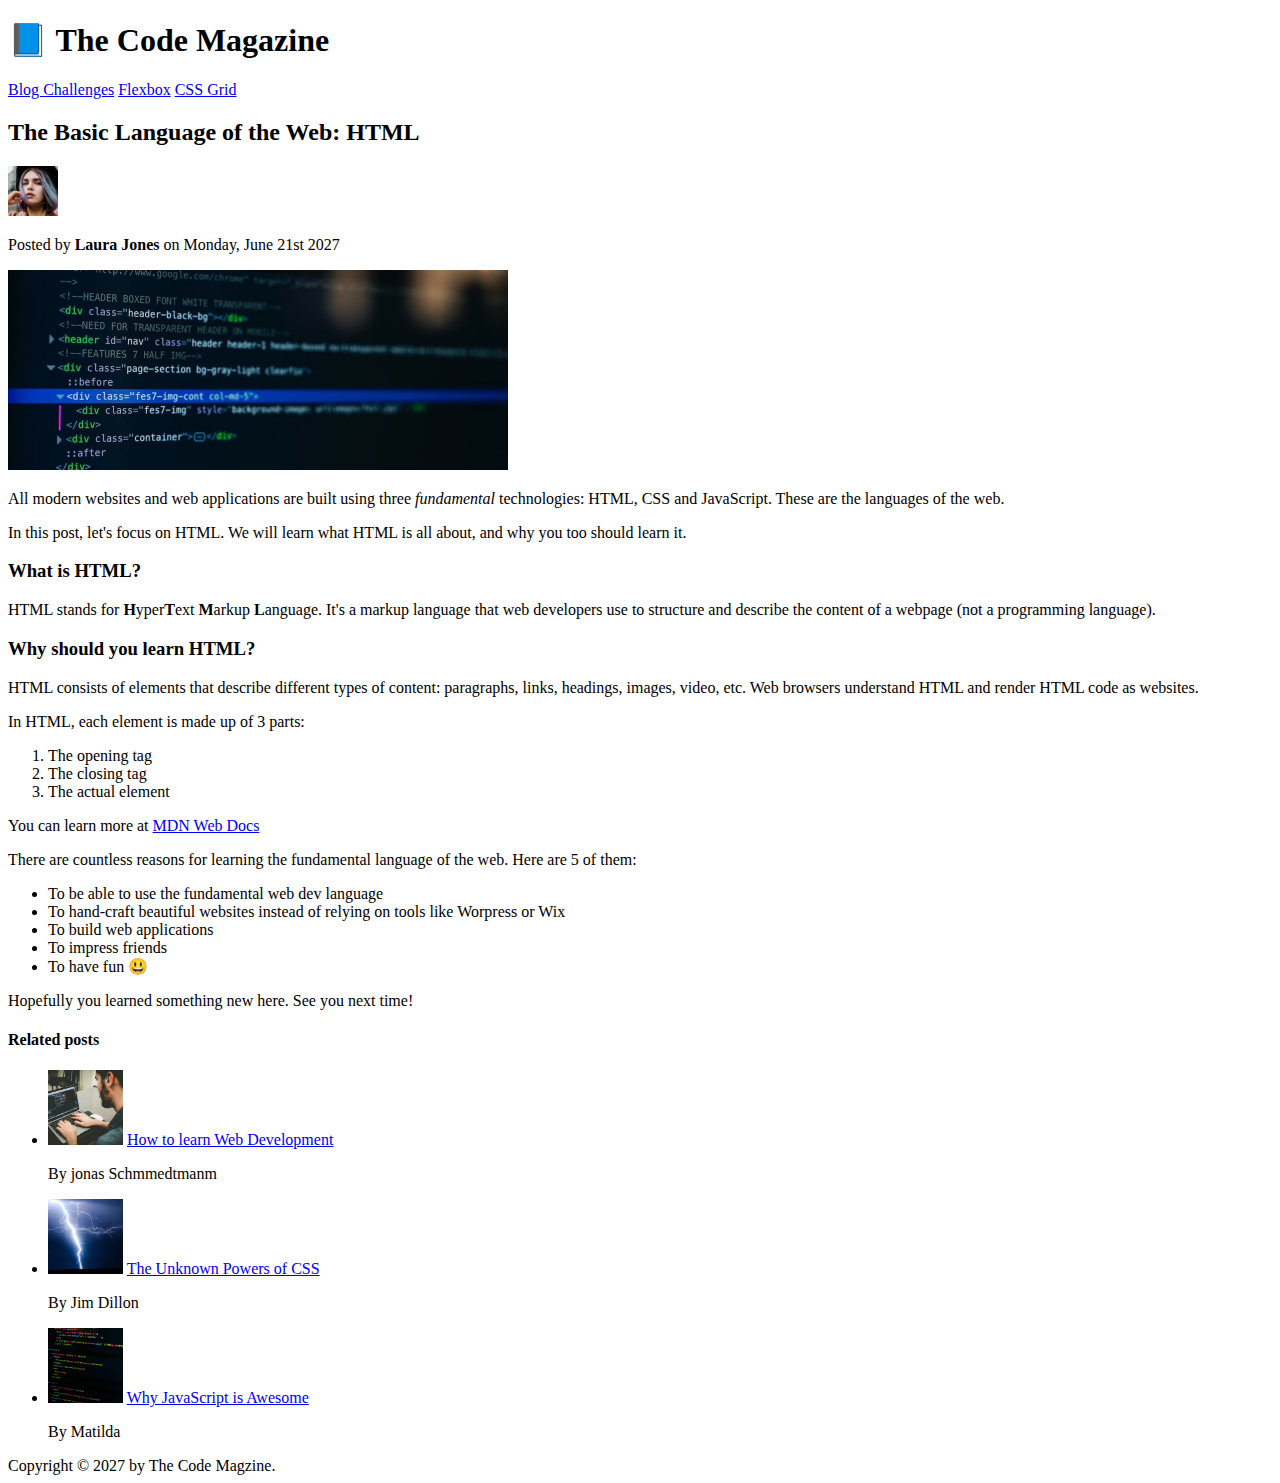
<file: udemy/HTML and Css/S2/index.html>
<!DOCTYPE html>
<html lang="en">
  <head>
    <meta charset="UTF-8" />
    <title>The Basic Language of the Web: HTML</title>
  </head>
  <body>
    <!-- <h1>The Basic Language of the Web: HTML</h1>
    <h2>The Basic Language of the Web: HTML</h2>
    <h3>The Basic Language of the Web: HTML</h3>
    <h4>The Basic Language of the Web: HTML</h4>
    <h5>The Basic Language of the Web: HTML</h5>
    <h6>The Basic Language of the Web: HTML</h6> -->
<header>

  <h1>📘 The Code Magazine</h1>

  <nav>
    <a href="blog.html">Blog </a>
    <a href="#">Challenges</a>
    <a href="#">Flexbox</a>
    <a href="#">CSS Grid</a>
  </nav>
</header>
<article>
  <header>
    <h2>The Basic Language of the Web: HTML</h2>
    <img
      src="img/laura-jones.jpg"
      alt=" headshot of laura jones"
      height="50"
      width="50"
    />
    <p>Posted by<strong> Laura Jones </strong>on Monday, June 21st 2027</p>
    <img
      src="img/post-img.jpg"
      alt="html code on a screen"
      width="500"
      height="200"
    />
  </header>
    <p>
      All modern websites and web applications are built using three
      <em> fundamental</em> technologies: HTML, CSS and JavaScript. These are
      the languages of the web.
    </p>
    <p>
      In this post, let's focus on HTML. We will learn what HTML is all about,
      and why you too should learn it.
    </p>
    <h3>What is HTML?</h3>
    <p>
      HTML stands for
      <strong>H</strong>yper<strong>T</strong>ext <strong>M</strong>arkup
      <strong>L</strong>anguage. It's a markup language that web developers use
      to structure and describe the content of a webpage (not a programming
      language).
    </p>
    <h3>Why should you learn HTML?</h3>
    <p>
      HTML consists of elements that describe different types of content:
      paragraphs, links, headings, images, video, etc. Web browsers understand
      HTML and render HTML code as websites.
    </p>

    <p>In HTML, each element is made up of 3 parts:</p>
    <ol>
      <li>The opening tag</li>
      <li>The closing tag</li>
      <li>The actual element</li>
    </ol>
  <p>
    You can learn more at <a
    href="https://developer.mozilla.org/en-US/?msclkid=84adb808bb0911ecaae4b966a94970f8"
    target="_blank" >MDN Web Docs</a
  </p>

    <p>
      There are countless reasons for learning the fundamental language of the
      web. Here are 5 of them:
    </p>
    <ul>
      <li>To be able to use the fundamental web dev language</li>
      <li>
        To hand-craft beautiful websites instead of relying on tools like
        Worpress or Wix
      </li>
      <li>To build web applications</li>
      <li>To impress friends</li>
      <li>To have fun 😃</li>
    </ul>

    <p>Hopefully you learned something new here. See you next time!</p>
  </article>
<aside>
  <h4>Related posts</h4>
  <ul>
    <li>
      <img src="img/related-1.jpg" alt="Person programming " width="75" height="75">
    <a href="#">How to learn Web Development</a>
    <p>By jonas Schmmedtmanm</p>
    </li>
    <li>
      <img src="img/related-2.jpg" alt="Lightning" width="75" height="75">
    <a href="#">The Unknown Powers of CSS</a>
    <p>By Jim  Dillon</p>
    </li>
    <li>
      <img src="img/related-3.jpg" alt="JavaScript code on a screen " width="75" height="75">
    <a href="#">Why JavaScript is Awesome</a>
    <p>By Matilda</p>
    </li>
  </ul>
</aside>

  <footer>
    Copyright &copy; 2027 by The Code Magzine.
  </footer>
  </body>
</html>
</file>
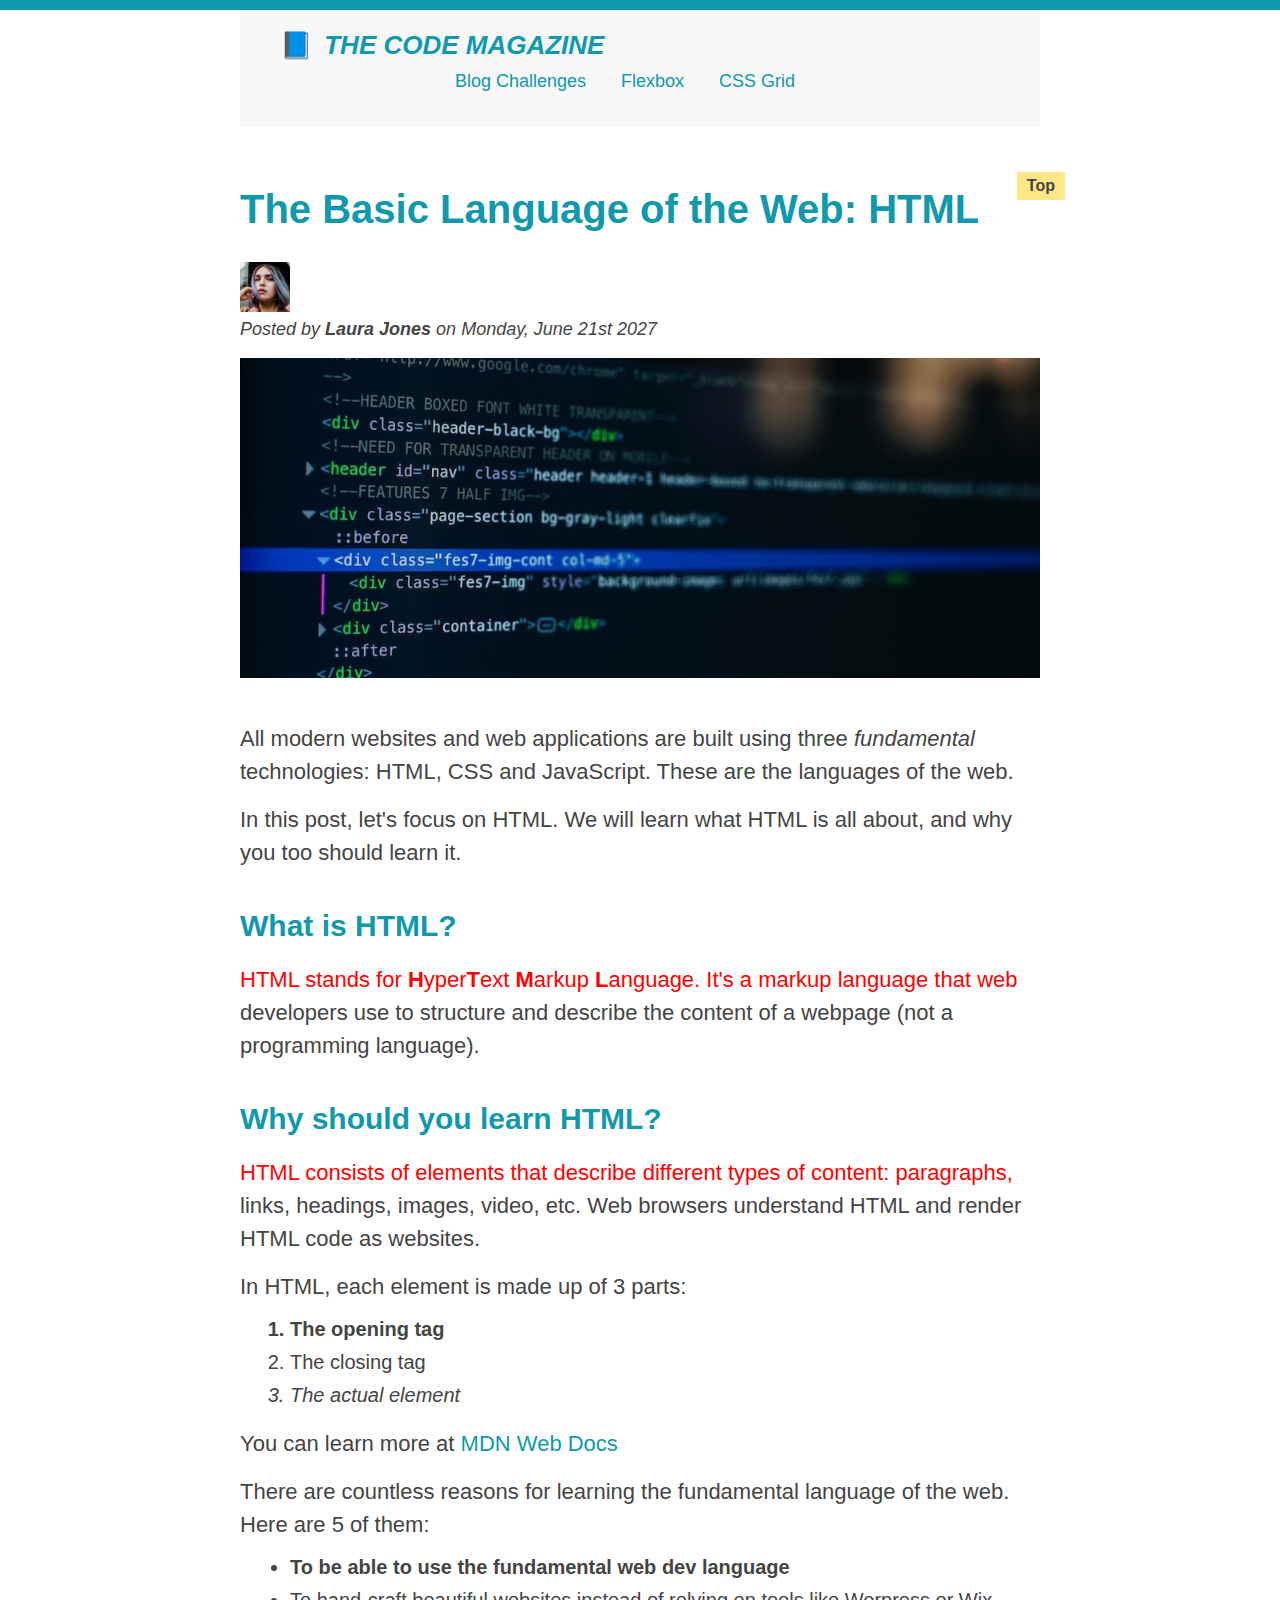
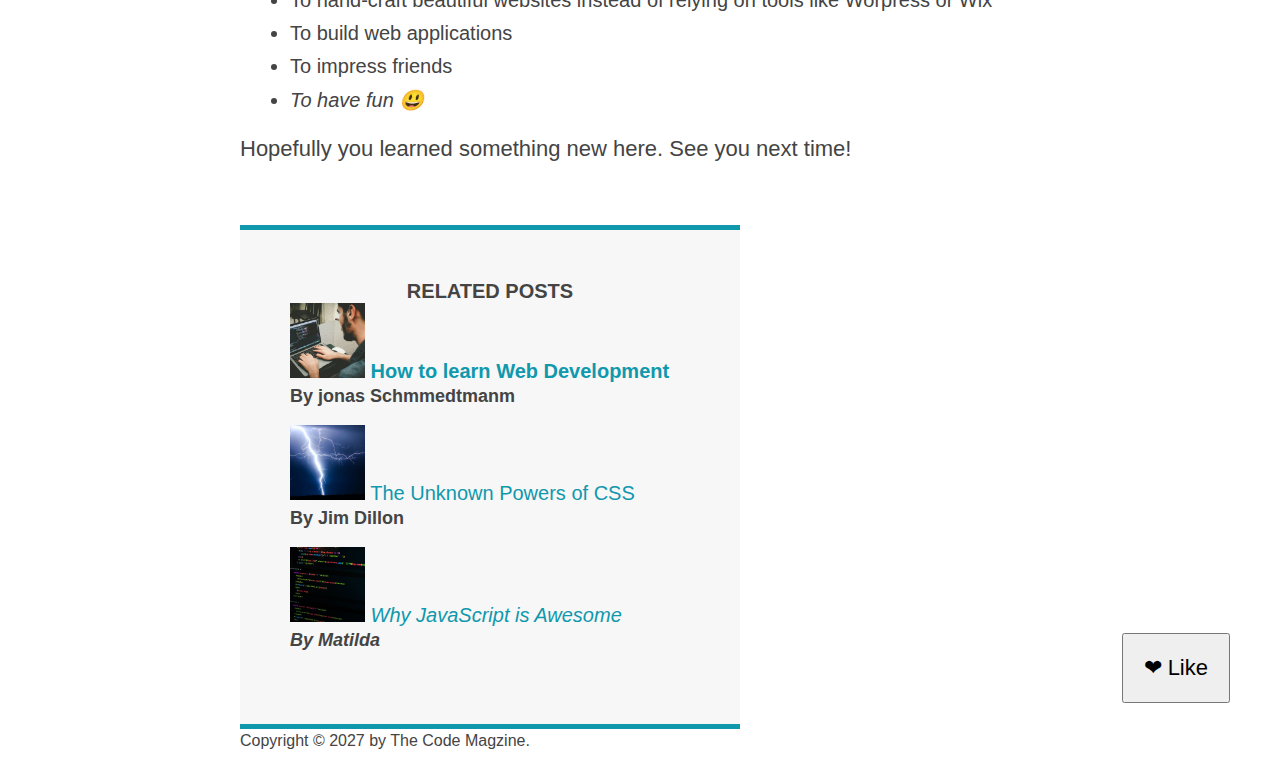
<file: udemy/HTML and Css/S3/index.html>
<!DOCTYPE html>
<html lang="en">
  <head>
    <meta charset="UTF-8" />
    <link rel="stylesheet" href="style.css" />
    <title>The Basic Language of the Web: HTML</title>
    <!-- <style>
    h1{
      color:blue;
    }
  </style> -->
  </head>
  <body>
    <!-- <h1>The Basic Language of the Web: HTML</h1>
    <h2>The Basic Language of the Web: HTML</h2>
    <h3>The Basic Language of the Web: HTML</h3>
    <h4>The Basic Language of the Web: HTML</h4>
    <h5>The Basic Language of the Web: HTML</h5>
    <h6>The Basic Language of the Web: HTML</h6> -->
    <div class="container">
      <header class="main_header">
        <h1>📘 The Code Magazine</h1>
        <!-- <p>Test paragraph</p> -->
        <nav>
          <a href="blog.html">Blog </a>
          <a href="#">Challenges</a>
          <a href="#">Flexbox</a>
          <a href="#">CSS Grid</a>
        </nav>
        <p></p>
      </header>
      <article>
        <header class="post-header">
          <h2>The Basic Language of the Web: HTML</h2>
          <img
            src="img/laura-jones.jpg"
            alt=" headshot of laura jones"
            height="50"
            width="50"
          />
          <p id="author">
            Posted by<strong> Laura Jones </strong>on Monday, June 21st 2027
          </p>
          <img
            src="img/post-img.jpg"
            alt="html code on a screen"
            width="500"
            height="200"
            class="post-img"
          />
          <button>❤ Like</button>
        </header>
        <p>
          All modern websites and web applications are built using three
          <em> fundamental</em> technologies: HTML, CSS and JavaScript. These
          are the languages of the web.
        </p>
        <p>
          In this post, let's focus on HTML. We will learn what HTML is all
          about, and why you too should learn it.
        </p>
        <h3>What is HTML?</h3>
        <p>
          HTML stands for
          <strong>H</strong>yper<strong>T</strong>ext <strong>M</strong>arkup
          <strong>L</strong>anguage. It's a markup language that web developers
          use to structure and describe the content of a webpage (not a
          programming language).
        </p>
        <h3>Why should you learn HTML?</h3>
        <p>
          HTML consists of elements that describe different types of content:
          paragraphs, links, headings, images, video, etc. Web browsers
          understand HTML and render HTML code as websites.
        </p>

        <p>In HTML, each element is made up of 3 parts:</p>
        <ol>
          <li class="first-li">The opening tag</li>
          <li>The closing tag</li>
          <li>The actual element</li>
        </ol>
        <p>
          You can learn more at
          <a
            href="https://developer.mozilla.org/en-US/?msclkid=84adb808bb0911ecaae4b966a94970f8"
            target="_blank"
            >MDN Web Docs</a
          >
        </p>

        <p>
          There are countless reasons for learning the fundamental language of
          the web. Here are 5 of them:
        </p>
        <ul>
          <li class="first-li">
            To be able to use the fundamental web dev language
          </li>
          <li>
            To hand-craft beautiful websites instead of relying on tools like
            Worpress or Wix
          </li>
          <li>To build web applications</li>
          <li>To impress friends</li>
          <li>To have fun 😃</li>
        </ul>

        <p>Hopefully you learned something new here. See you next time!</p>
      </article>
      <aside>
        <h4>Related posts</h4>
        <ul class="related">
          <li>
            <img
              src="img/related-1.jpg"
              alt="Person programming "
              width="75"
              height="75"
            />
            <a href="#">How to learn Web Development</a>
            <p class="related-author">By jonas Schmmedtmanm</p>
          </li>
          <li>
            <img
              src="img/related-2.jpg"
              alt="Lightning"
              width="75"
              height="75"
            />
            <a href="#">The Unknown Powers of CSS</a>
            <p class="related-author">By Jim Dillon</p>
          </li>
          <li>
            <img
              src="img/related-3.jpg"
              alt="JavaScript code on a screen "
              width="75"
              height="75"
            />
            <a href="#">Why JavaScript is Awesome</a>
            <p class="related-author">By Matilda</p>
          </li>
        </ul>
      </aside>

      <footer>
        <p id="copyright" class="copyright text">
          Copyright &copy; 2027 by The Code Magzine.
        </p>
      </footer>
    </div>
  </body>
</html>
</file>
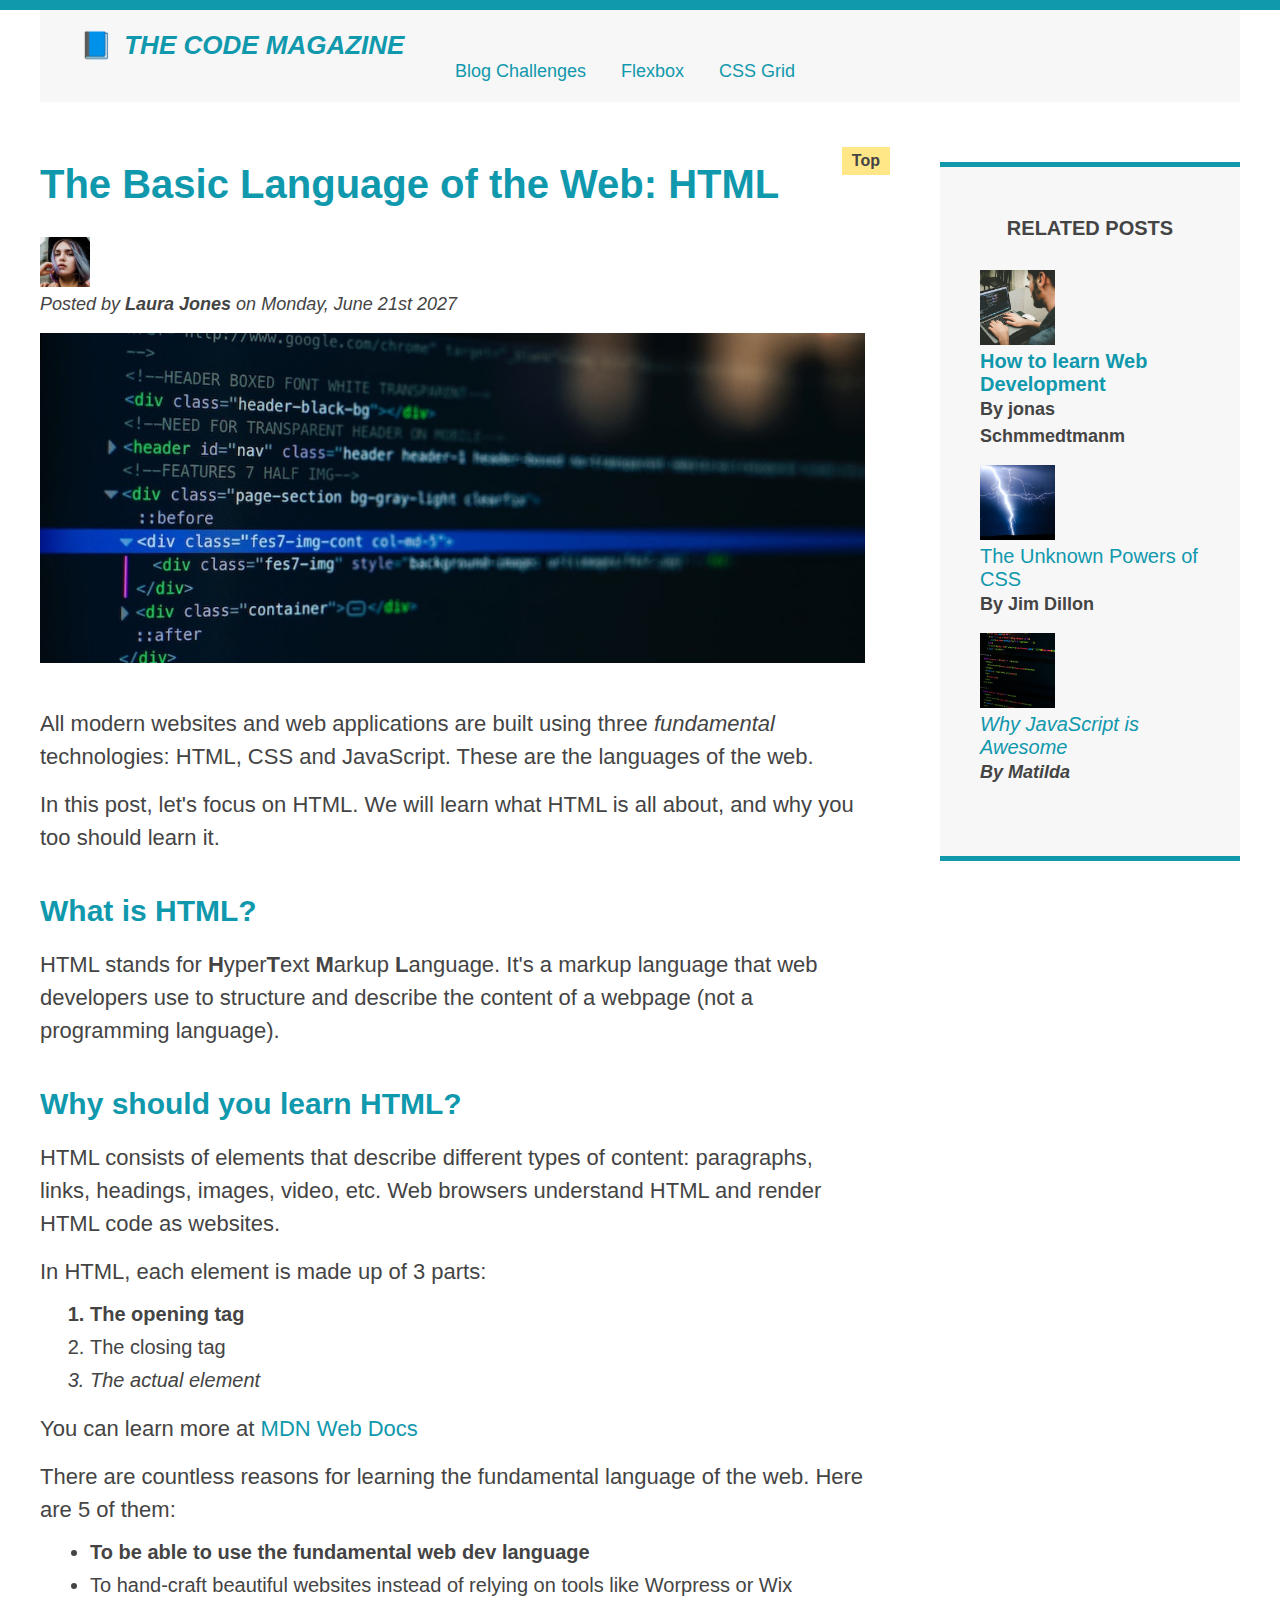
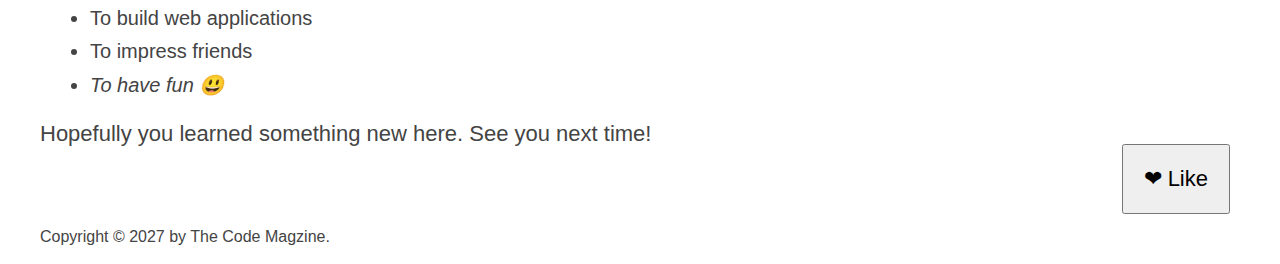
<file: udemy/HTML and Css/S4/index.html>
<!DOCTYPE html>
<html lang="en">
  <head>
    <meta charset="UTF-8" />
    <link rel="stylesheet" href="style.css" />
    <title>The Basic Language of the Web: HTML</title>
    <!-- <style>
    h1{
      color:blue;
    }
  </style> -->
  </head>
  <body>
    <!-- <h1>The Basic Language of the Web: HTML</h1>
    <h2>The Basic Language of the Web: HTML</h2>
    <h3>The Basic Language of the Web: HTML</h3>
    <h4>The Basic Language of the Web: HTML</h4>
    <h5>The Basic Language of the Web: HTML</h5>
    <h6>The Basic Language of the Web: HTML</h6> -->
    <div class="container">
      <header class="main_header clearfix">
        <h1>📘 The Code Magazine</h1>
        <!-- <p>Test paragraph</p> -->
        <nav>
          <a href="blog.html">Blog </a>
          <a href="#">Challenges</a>
          <a href="flexbox.html">Flexbox</a>
          <a href="css-grid.html">CSS Grid</a>
        </nav>
        <!-- <div class="clear"></div> -->
      </header>
      <!-- only necessary for flexbox -->
      <!-- <div class="row"> -->
      <article>
        <header class="post-header">
          <h2>The Basic Language of the Web: HTML</h2>
          <div class="author-box">
            <img
              src="img/laura-jones.jpg"
              alt=" headshot of laura jones"
              height="50"
              width="50"
              class="author-img"
            />
            <p id="author" class="author">
              Posted by<strong> Laura Jones </strong>on Monday, June 21st 2027
            </p>
          </div>
          <img
            src="img/post-img.jpg"
            alt="html code on a screen"
            width="500"
            height="200"
            class="post-img"
          />
          <button>❤ Like</button>
        </header>
        <p>
          All modern websites and web applications are built using three
          <em> fundamental</em> technologies: HTML, CSS and JavaScript. These
          are the languages of the web.
        </p>
        <p>
          In this post, let's focus on HTML. We will learn what HTML is all
          about, and why you too should learn it.
        </p>
        <h3>What is HTML?</h3>
        <p>
          HTML stands for
          <strong>H</strong>yper<strong>T</strong>ext <strong>M</strong>arkup
          <strong>L</strong>anguage. It's a markup language that web developers
          use to structure and describe the content of a webpage (not a
          programming language).
        </p>
        <h3>Why should you learn HTML?</h3>
        <p>
          HTML consists of elements that describe different types of content:
          paragraphs, links, headings, images, video, etc. Web browsers
          understand HTML and render HTML code as websites.
        </p>

        <p>In HTML, each element is made up of 3 parts:</p>
        <ol>
          <li class="first-li">The opening tag</li>
          <li>The closing tag</li>
          <li>The actual element</li>
        </ol>
        <p>
          You can learn more at
          <a
            href="https://developer.mozilla.org/en-US/?msclkid=84adb808bb0911ecaae4b966a94970f8"
            target="_blank"
            >MDN Web Docs</a
          >
        </p>

        <p>
          There are countless reasons for learning the fundamental language of
          the web. Here are 5 of them:
        </p>
        <ul>
          <li class="first-li">
            To be able to use the fundamental web dev language
          </li>
          <li>
            To hand-craft beautiful websites instead of relying on tools like
            Worpress or Wix
          </li>
          <li>To build web applications</li>
          <li>To impress friends</li>
          <li>To have fun 😃</li>
        </ul>

        <p>Hopefully you learned something new here. See you next time!</p>
      </article>
      <aside>
        <h4>Related posts</h4>
        <ul class="related">
          <li class="related-post">
            <img
              src="img/related-1.jpg"
              alt="Person programming "
              width="75"
              height="75"
            />
            <div>
              <a href="#" class="related-link">How to learn Web Development</a>
              <p class="related-author">By jonas Schmmedtmanm</p>
            </div>
          </li>
          <li class="related-post">
            <img
              src="img/related-2.jpg"
              alt="Lightning"
              width="75"
              height="75"
            />
            <div>
              <a href="#" class="related-link">The Unknown Powers of CSS</a>
              <p class="related-author">By Jim Dillon</p>
            </div>
          </li>
          <li class="related-post">
            <img
              src="img/related-3.jpg"
              alt="JavaScript code on a screen "
              width="75"
              height="75"
            />
            <div>
              <a href="#" class="related-link">Why JavaScript is Awesome</a>
              <p class="related-author">By Matilda</p>
            </div>
          </li>
        </ul>
      </aside>
      <!-- </div> -->
      <footer>
        <p id="copyright" class="copyright text">
          Copyright &copy; 2027 by The Code Magzine.
        </p>
      </footer>
    </div>
  </body>
</html>
</file>
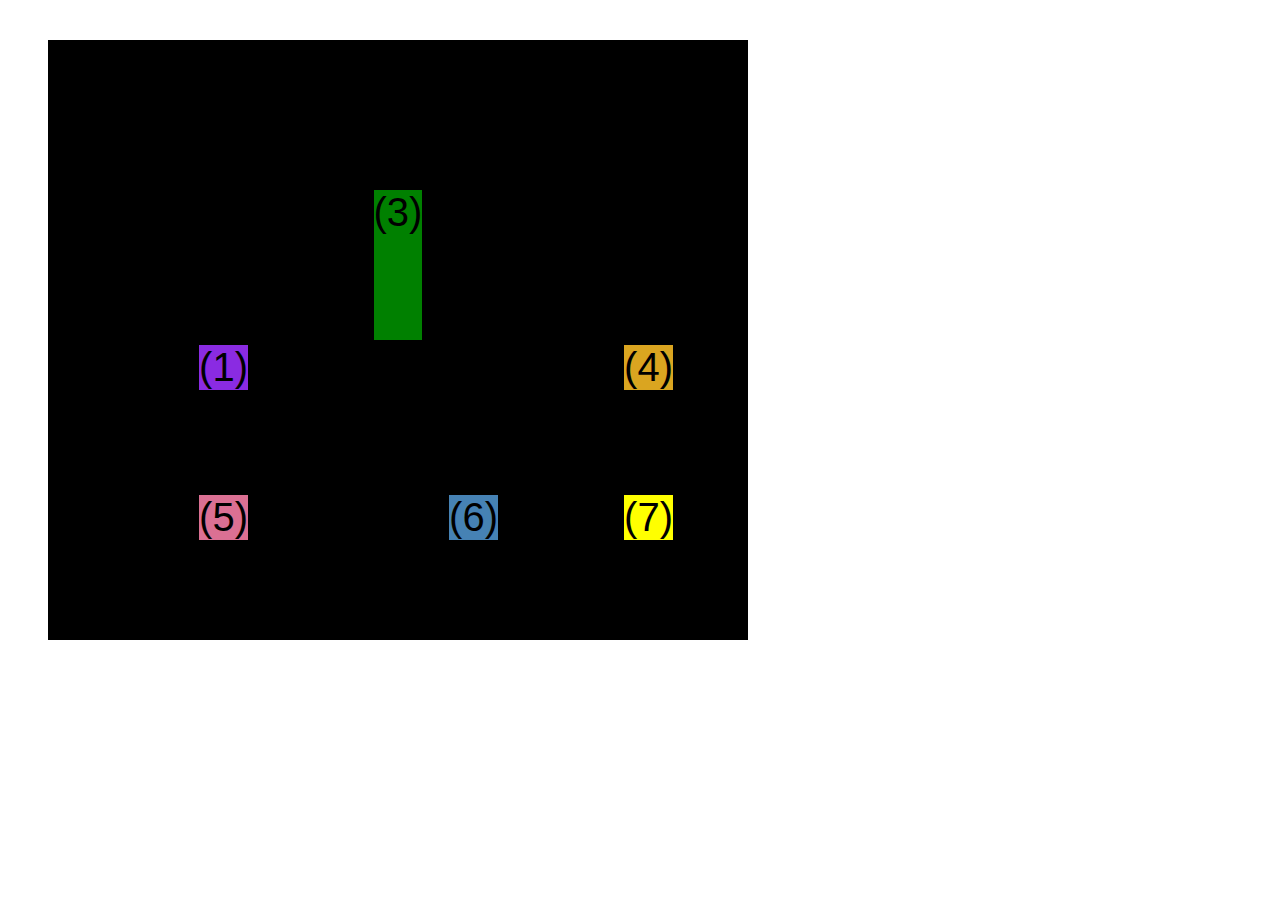
<file: udemy/HTML and Css/S4/css-grid.html>
<!DOCTYPE html>
<html lang="en">
  <head>
    <meta charset="UTF-8" />
    <meta http-equiv="X-UA-Compatible" content="IE=edge" />
    <meta name="viewport" content="width=device-width, initial-scale=1.0" />
    <title>CSS Grid</title>
    <style>
      .one {
        background-color: blueviolet;
      }
      .two {
        background-color: orangered;
      }
      .three {
        background-color: green;
        height: 150px;
      }
      .four {
        background-color: goldenrod;
      }
      .five {
        background-color: palevioletred;
      }
      .six {
        background-color: steelblue;
      }
      .seven {
        background-color: yellow;
      }
      .eight {
        background-color: crimson;
      }

      .container-one {
        /* Starter*/
        font-family: sans-serif;
        background-color: #ddd;
        font-size: 30px;
        margin: 40px;

        /* CSS grid */
        display: grid;
        /* grid-template-columns: 200px 200px 1fr 1fr; */
        /* grid-template-rows: 300px 200px; */
        /* grid-template-columns: 1fr 1fr 1fr auto; */

        grid-template-columns: repeat(4, 1fr);
        grid-template-rows: 1fr 1fr;
        /* height: 500px; */

        /* gap: 30px; */
        column-gap: 20px;
        row-gap: 40px;

        /* Temp */
        display: none;
      }

      .eight {
        grid-column: 2 / 3;
        /* grid-row: 1 / span 2; */
        grid-row: 1 / 2;
      }

      .two {
        /* grid-column: 1 / 4; */
        /* grid-column: 1 / span 4; */
        grid-column: 1 / -1;
        grid-row: 2;
      }

      .six {
        /* grid-row: 3 / 5; */
      }

      .container-two {
        /* display: none; */
        /* starter */
        font-family: sans-serif;
        background-color: black;
        font-size: 40px;
        margin: 40px;

        width: 700px;
        height: 600px;

        /* CSS grid */
        display: grid;
        grid-template-columns: 125px 200px 125px;
        grid-template-rows: 250px 100px;
        gap: 50px;

        /* Aligning tracks inside container: distribute empty space */
        justify-content: center;
        /* justify-content: space-between; */
        align-content: center;

        /* Aligning items inside cells: moving items around inside cells */
        align-items: end;
        justify-items: end;
        /* display: none; */
      }

      .three {
        align-self: center;
        justify-self: center;
      }
    </style>
  </head>
  <body>
    <div class="container-one">
      <div class="text one">(1) HTML</div>
      <div class="text two">(2) and</div>
      <div class="text three">(3) CSS</div>
      <div class="text four">(4) are</div>
      <div class="text five">(5) amazing</div>
      <div class="text six">(6) languages</div>
      <!-- <div class="text seven">(7) to</div> -->
      <div class="text eight">(8) learn</div>
    </div>

    <div class="container-two">
      <div class="text one">(1)</div>
      <div class="text three">(3)</div>
      <div class="text four">(4)</div>
      <div class="text five">(5)</div>
      <div class="text six">(6)</div>
      <div class="text seven">(7)</div>
    </div>
  </body>
</html>
</file>
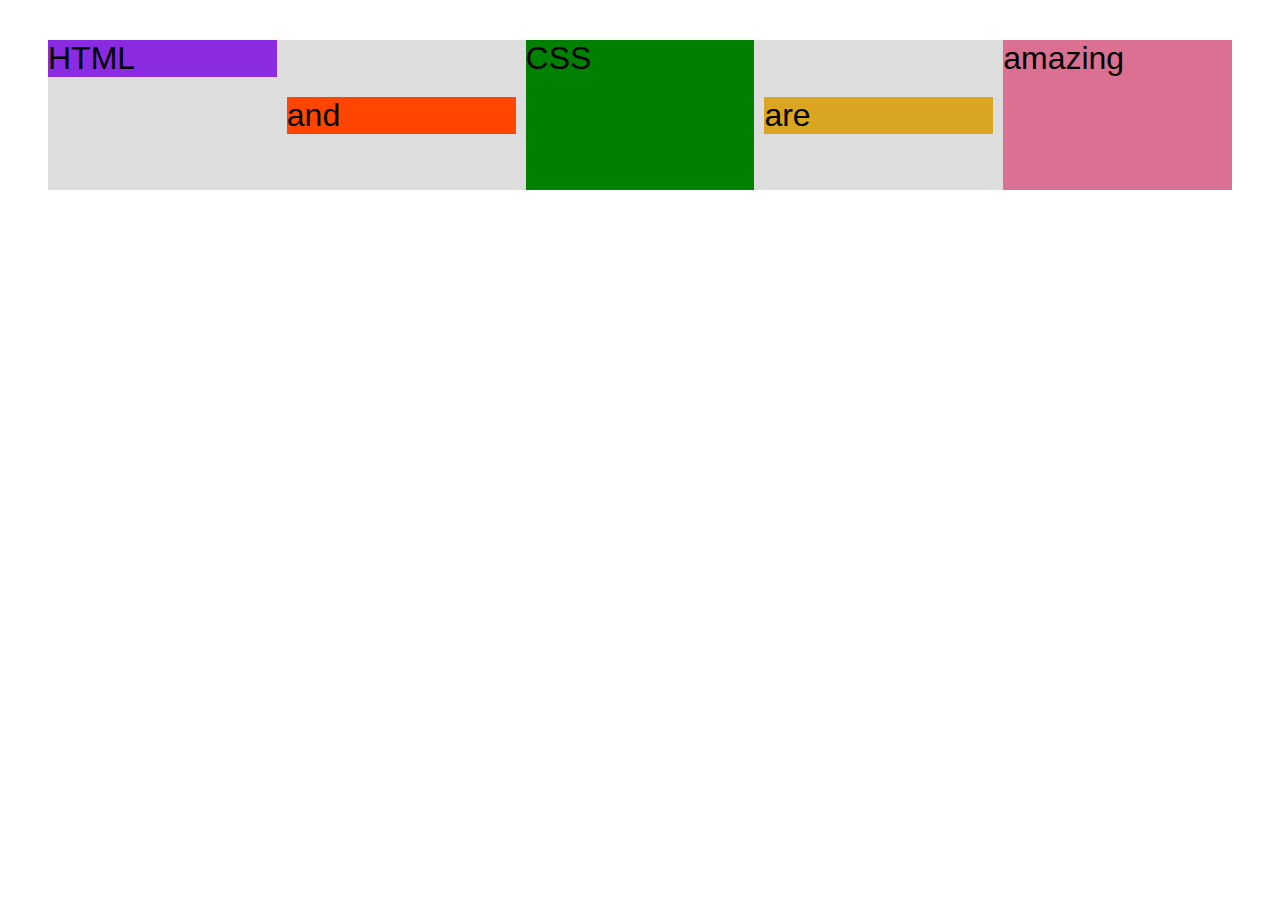
<file: udemy/HTML and Css/S4/flexbox.html>
<!DOCTYPE html>
<html lang="en">
  <head>
    <meta charset="UTF-8" />
    <meta http-equiv="X-UA-Compatible" content="IE=edge" />
    <meta name="viewport" content="width=device-width, initial-scale=1.0" />
    <title>Flexbox</title>
    <style>
      .one {
        background-color: blueviolet;
      }
      .two {
        background-color: orangered;
      }
      .three {
        background-color: green;
        height: 150px;
      }
      .four {
        background-color: goldenrod;
      }
      .five {
        background-color: palevioletred;
      }
      .six {
        background-color: steelblue;
      }
      .seven {
        background-color: yellow;
      }
      .eight {
        background-color: crimson;
      }

      .container {
        /* starter */
        font-family: sans-serif;
        background-color: #ddd;
        font-size: 32px;
        margin: 40px;

        /* Flexbox */
        display: flex;
        align-items: center;
        justify-content: flex-start;
        gap: 10px;
      }

      .text {
        /*
        DEFAULTS:
        flex-grow: 0;
        flex-shrink: 1;
        flex-basis: auto;
        */

        /* flex-basis: 200px; */
        /* flex-shrink: 0; */
        /* flex: 0 0 200px; */

        /* flex-grow: 1; */
        flex: 1;
      }

      .one {
        align-self: flex-start;
        /* order: 2; */
        /* flex-grow: 3; */
      }

      .five {
        align-self: stretch;
        order: 1;
      }

      .six {
        order: -1;
      }
    </style>
  </head>
  <body>
    <div class="container">
      <div class="text one">HTML</div>
      <div class="text two">and</div>
      <div class="text three">CSS</div>
      <div class="text four">are</div>
      <div class="text five">amazing</div>
      <!-- <div class="text six">languages</div> -->
      <!-- <div class="text seven">to</div>
      <div class="text eight">learn</div> -->
    </div>
  </body>
</html>
</file>
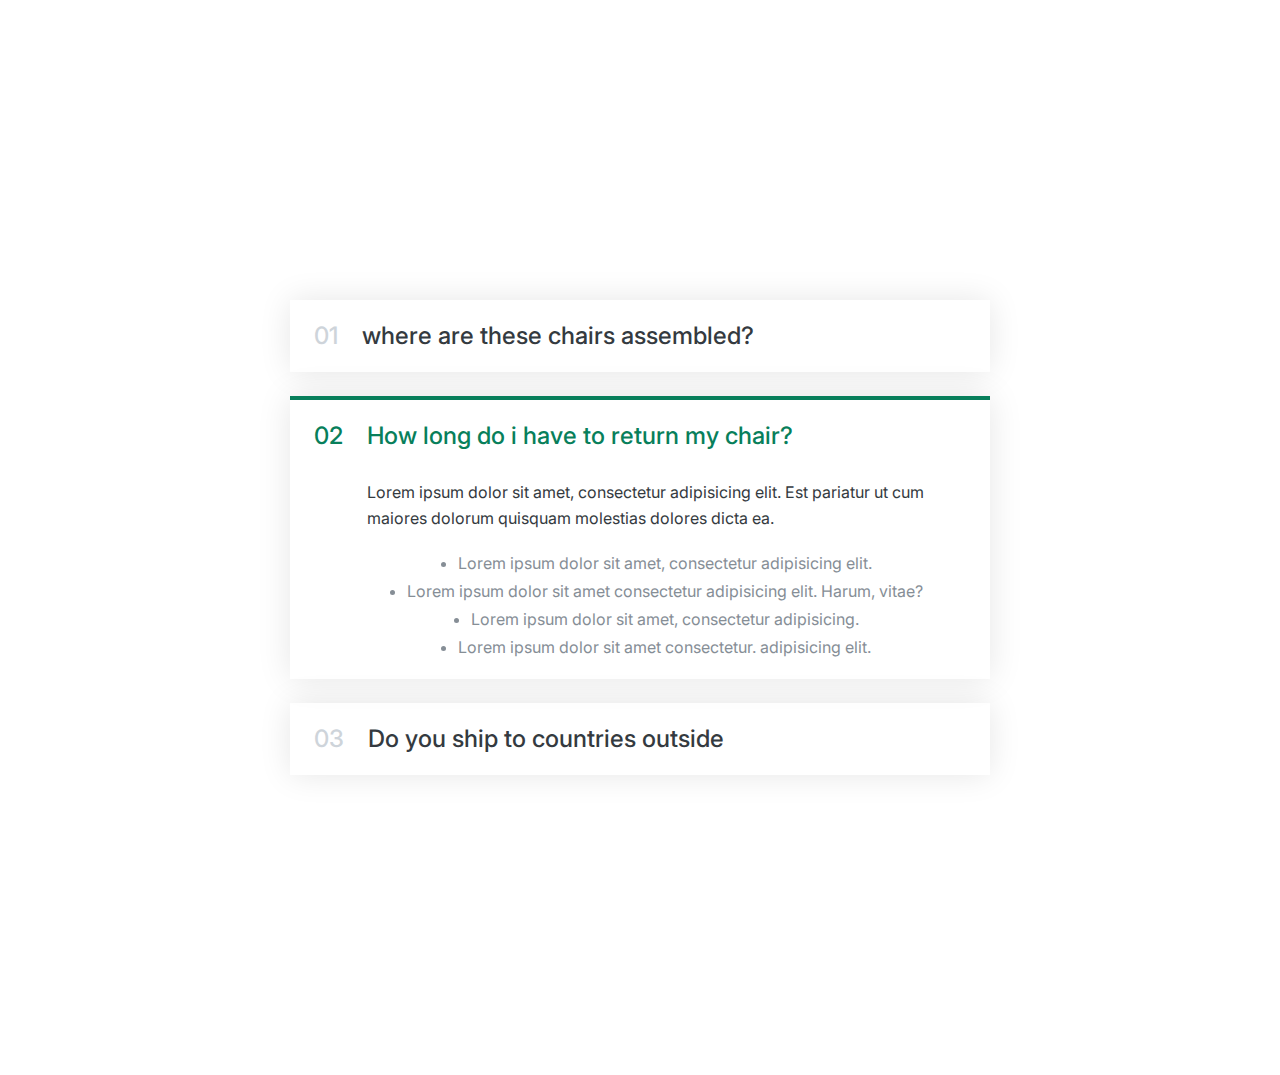
<file: udemy/HTML and Css/S6/accordion.html>
<!DOCTYPE html>
<html lang="en">
  <head>
    <meta charset="UTF-8" />
    <meta http-equiv="X-UA-Compatible" content="IE=edge" />
    <meta name="viewport" content="width=device-width, initial-scale=1.0" />
    <link
      href="https://fonts.googleapis.com/css2?family=Inter:wght@400;500;700&display=swap"
      rel="stylesheet"
    />
    <title>Accordion Component</title>
    <style>
      /*
    spactig system (px)
      2 / 4 / 8 / 12 / 16 / 24 / 32 / 48 / 64 / 80 / 96 / 128

      FONT SIZE SYSTEM (px)
      10 / 12 / 14 / 16 / 18 / 20 / 24 / 30 / 36 / 44 / 52 / 62 / 74 / 86 / 98
      */

      /*
      main color: #087f5b
      grey color: #343a40
      */

      * {
        margin: 0;
        padding: 0;
        box-sizing: border-box;
      }
      body {
        font-family: "Inter", sans-serif;
        color: #343a40;
        line-height: 1;
      }
      .accordion {
        width: 700px;
        margin: 300px auto;
        display: flex;
        flex-direction: column;
        gap: 24px;
      }
      .item {
        box-shadow: 0 0 32px rgba(0, 0, 0, 0.1);
        padding: 24px;
        display: grid;
        grid-template-columns: auto 1fr auto;
        column-gap: 24px;
        row-gap: 32px;
        align-items: center;
      }
      .number,
      .text {
        font-size: 24px;
        font-weight: 500;
        /* color: #087f5b; */
      }
      .number {
        color: #ced4da;
      }
      .icon {
        width: 24px;
        height: 24px;
        stroke: #087f5b;
      }
      .hidden-box {
        grid-column: 2;
        display: none;
      }
      .hidden-box p {
        line-height: 1.6;
        margin-bottom: 24px;
      }
      .hidden-box ul {
        color: #868e96;
        margin-left: 20px;
        display: flex;
        flex-direction: column;
        gap: 12px;
        align-items: center;
      }
      .open {
        border-top: 4px solid #087f5b;
      }
      .open .hidden-box {
        display: block;
      }
      .open .number,
      .open .text {
        color: #087f5b;
      }
    </style>
  </head>
  <body>
    <div class="accordion">
      <div class="item">
        <p class="number">01</p>
        <p class="text">where are these chairs assembled?</p>
        <svg
          xmlns="http://www.w3.org/2000/svg"
          className="icon"
          fill="none"
          viewBox="0 0 24 24"
          stroke="currentColor"
          strokeWidth="{2}"
        >
          <path
            strokeLinecap="round"
            strokeLinejoin="round"
            d="M19 9l-7 7-7-7"
          />
        </svg>
        <div class="hidden-box">
          <p>
            Lorem ipsum dolor sit amet, consectetur adipisicing elit. Est
            pariatur ut cum maiores dolorum quisquam molestias dolores dicta ea.
          </p>
          <ul>
            <li>Lorem ipsum dolor sit amet, consectetur adipisicing elit.</li>
            <li>
              Lorem ipsum dolor sit amet consectetur adipisicing elit. Harum,
              vitae?
            </li>
            <li>Lorem ipsum dolor sit amet, consectetur adipisicing.</li>
            <li>Lorem ipsum dolor sit amet consectetur. adipisicing elit.</li>
          </ul>
        </div>
      </div>

      <div class="item open">
        <p class="number">02</p>
        <p class="text">How long do i have to return my chair?</p>
        <svg
          xmlns="http://www.w3.org/2000/svg"
          className="icon"
          fill="none"
          viewBox="0 0 24 24"
          stroke="currentColor"
          strokeWidth="{2}"
        >
          <path
            strokeLinecap="round"
            strokeLinejoin="round"
            d="M19 9l-7 7-7-7"
          />
        </svg>
        <div class="hidden-box">
          <p>
            Lorem ipsum dolor sit amet, consectetur adipisicing elit. Est
            pariatur ut cum maiores dolorum quisquam molestias dolores dicta ea.
          </p>
          <ul>
            <li>Lorem ipsum dolor sit amet, consectetur adipisicing elit.</li>
            <li>
              Lorem ipsum dolor sit amet consectetur adipisicing elit. Harum,
              vitae?
            </li>
            <li>Lorem ipsum dolor sit amet, consectetur adipisicing.</li>
            <li>Lorem ipsum dolor sit amet consectetur. adipisicing elit.</li>
          </ul>
        </div>
      </div>
      <div class="item">
        <p class="number">03</p>
        <p class="text">Do you ship to countries outside</p>
        <svg
          xmlns="http://www.w3.org/2000/svg"
          className="icon"
          fill="none"
          viewBox="0 0 24 24"
          stroke="currentColor"
          strokeWidth="{2}"
        >
          <path
            strokeLinecap="round"
            strokeLinejoin="round"
            d="M19 9l-7 7-7-7"
          />
        </svg>
        <div class="hidden-box">
          <p>
            Lorem ipsum dolor sit amet, consectetur adipisicing elit. Est
            pariatur ut cum maiores dolorum quisquam molestias dolores dicta ea.
          </p>
          <ul>
            <li>Lorem ipsum dolor sit amet, consectetur adipisicing elit.</li>
            <li>
              Lorem ipsum dolor sit amet consectetur adipisicing elit. Harum,
              vitae?
            </li>
            <li>Lorem ipsum dolor sit amet, consectetur adipisicing.</li>
            <li>Lorem ipsum dolor sit amet consectetur. adipisicing elit.</li>
          </ul>
        </div>
      </div>
    </div>
  </body>
</html>
</file>
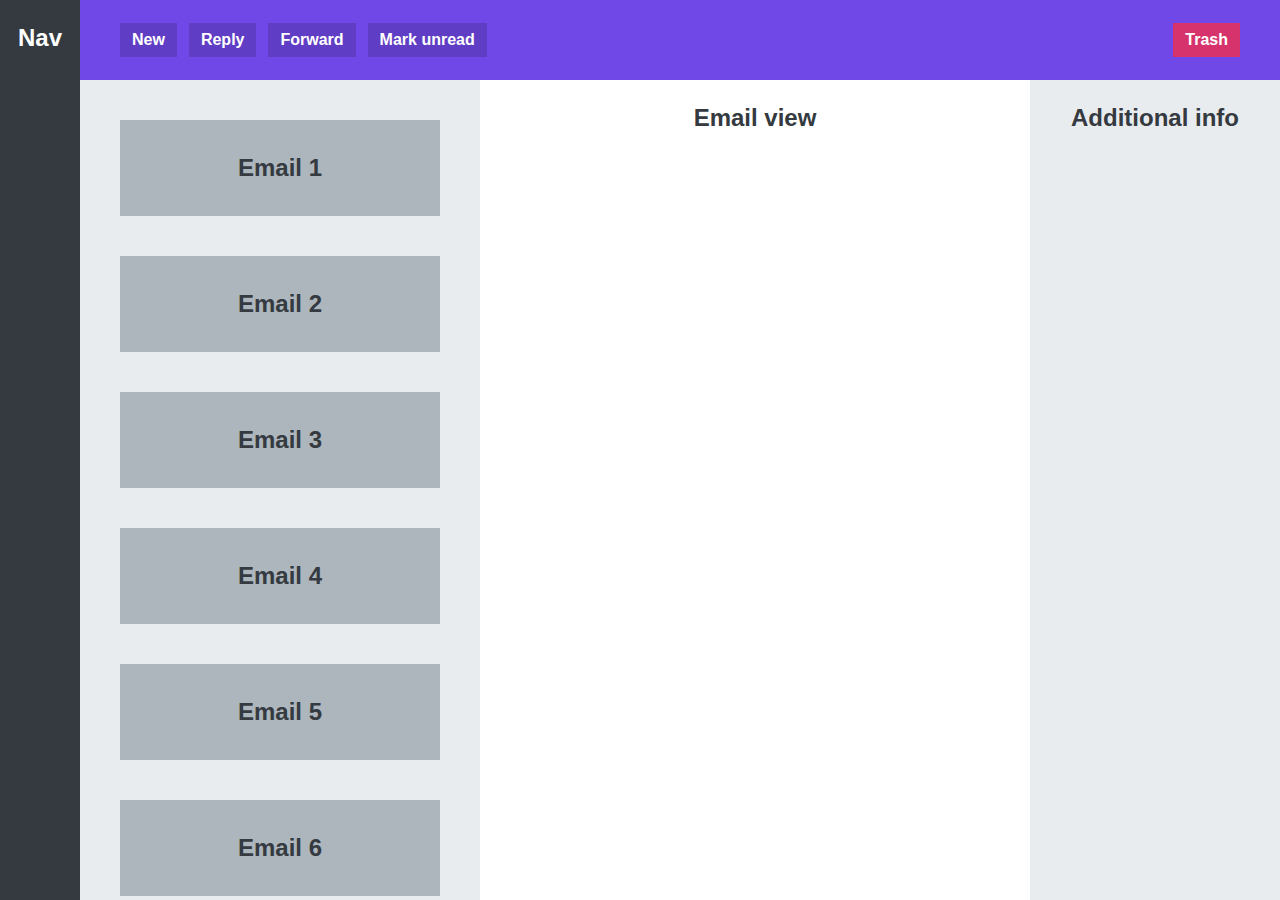
<file: udemy/HTML and Css/S6/app-layout.html>
<!DOCTYPE html>
<html lang="en">
  <head>
    <meta charset="UTF-8" />
    <meta http-equiv="X-UA-Compatible" content="IE=edge" />
    <meta name="viewport" content="width=device-width, initial-scale=1.0" />
    <title>App Layout</title>
    <style>
      * {
        margin: 0;
        padding: 0;
        box-sizing: border-box;
      }

      body {
        font-family: sans-serif;
        color: #343a40;
        font-size: 24px;
        height: 100vh;
        text-align: center;
        font-weight: bold;

        display: grid;
        grid-template-columns: 80px 400px 1fr 250px;
        grid-template-rows: 80px 1fr;
      }

      nav,
      section,
      main,
      aside {
        padding-top: 24px;
      }

      nav {
        background-color: #343a40;
        color: white;
        grid-row: 1 / -1;
      }

      menu {
        background-color: #7048e8;
        grid-column: 2 / -1;
        display: flex;
        align-items: center;
        gap: 12px;
        padding: 0 40px;
      }

      button {
        display: inline-block;
        font-size: 16px;
        font-weight: bold;
        background-color: #5f3dc4;
        border: none;
        cursor: pointer;
        color: #fff;
        padding: 8px 12px;
      }

      button:last-child {
        background-color: #d6336c;
        margin-left: auto;
      }

      section {
        background-color: #e9ecef;
        padding: 40px;

        display: flex;
        flex-direction: column;
        gap: 40px;
        /* how elements that don't fit into container appear */
        overflow: scroll;
      }

      .email {
        background-color: #adb5bd;
        height: 96px;
        flex-shrink: 0;

        display: flex;
        align-items: center;
        justify-content: center;
      }

      aside {
        background-color: #e9ecef;
      }
    </style>
  </head>
  <body>
    <nav>Nav</nav>
    <menu>
      <button>New</button>
      <button>Reply</button>
      <button>Forward</button>
      <button>Mark unread</button>
      <button>Trash</button>
    </menu>
    <section>
      <div class="email">Email 1</div>
      <div class="email">Email 2</div>
      <div class="email">Email 3</div>
      <div class="email">Email 4</div>
      <div class="email">Email 5</div>
      <div class="email">Email 6</div>
      <div class="email">Email 7</div>
      <div class="email">Email 8</div>
      <div class="email">Email 9</div>
      <div class="email">Email 10</div>
    </section>
    <main>Email view</main>
    <aside>Additional info</aside>
  </body>
</html>
</file>
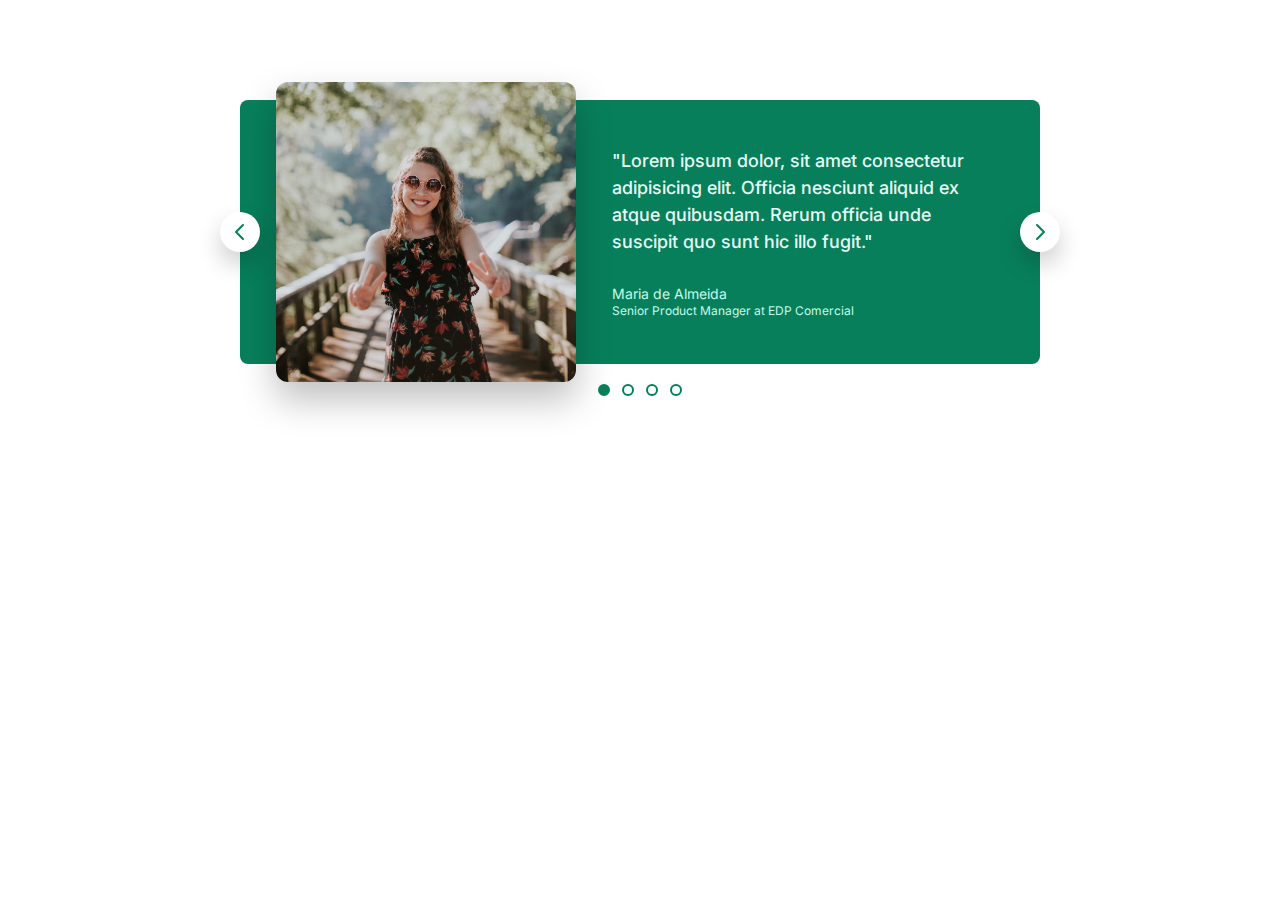
<file: udemy/HTML and Css/S6/carousel.html>
<!DOCTYPE html>
<html lang="en">
  <head>
    <meta charset="UTF-8" />
    <meta http-equiv="X-UA-Compatible" content="IE=edge" />
    <meta name="viewport" content="width=device-width, initial-scale=1.0" />
    <link
      href="https://fonts.googleapis.com/css2?family=Inter:wght@400;500;700&display=swap"
      rel="stylesheet"
    />

    <title>Carousel Component</title>

    <style>
      /*
       spacing system (px)
      2 / 4 / 8 / 12 / 16 / 24 / 32 / 48 / 64 / 80 / 96 / 128
      font size system (px)
      10 / 12 / 14 / 16 / 18 / 20 / 24 / 30 / 36 / 44 / 52 / 62 / 74 / 86 / 98
      */
      /*
      main color: #087f5b
      grey color: #343a40
      */

      * {
        margin: 0;
        padding: 0;
        box-sizing: border-box;
      }

      body {
        font-family: "Inter", sans-serif;
        color: #343a40;
        line-height: 1;
      }

      .carousel {
        width: 800px;
        margin: 100px auto;
        background-color: #087f5b;
        padding: 32px 48px 32px 86px;
        /* padding: 32px; */
        /* padding-left: 86px; */
        /* padding-right: 48px; */

        border-radius: 8px;
        position: relative;

        display: flex;
        align-items: center;
        gap: 86px;
      }

      img {
        height: 200px;
        border-radius: 8px;
        transform: scale(1.5);
        box-shadow: 0 12px 24px rgba(0, 0, 0, 0.25);
      }

      .testimonial-text {
        font-size: 18px;
        font-weight: 500;
        line-height: 1.5;
        margin-bottom: 32px;
        color: #e6fcf5;
      }

      .testimonial-author {
        font-size: 14px;
        margin-bottom: 4px;
        color: #c3fae8;
      }

      .testimonial-job {
        font-size: 12px;
        color: #c3fae8;
      }

      /*  controls*/
      .btn {
        background-color: #fff;
        border: none;
        height: 40px;
        width: 40px;
        border-radius: 50%;
        position: absolute;
        box-shadow: 0 12px 24px rgba(0, 0, 0, 0.2);
        cursor: pointer;

        display: flex;
        align-items: center;
        justify-content: center;
      }

      .btn--left {
        /* In relation to PARENTE ELEMENT */
        left: 0;
        top: 50%;
        transform: translate(-50%, -50%);
      }

      .btn--right {
        right: 0;
        top: 50%;

        transform: translate(50%, -50%);
      }

      .btn-icon {
        height: 24px;
        width: 24px;
        stroke: #087f5b;
      }
      .dots {
        position: absolute;
        left: 50%;
        bottom: 0;
        transform: translate(-50%, 32px);

        display: flex;
        gap: 12px;
      }

      .dot {
        height: 12px;
        width: 12px;
        background-color: #fff;
        border: 2px solid #087f5b;
        border-radius: 50%;
        cursor: pointer;
      }

      .dot--fill {
        background-color: #087f5b;
      }
    </style>
  </head>
  <body>
    <div class="carousel">
      <img src="maria.jpg" alt="Maria de Almeida" />
      <blockquote class="testimonial">
        <p class="testimonial-text">
          "Lorem ipsum dolor, sit amet consectetur adipisicing elit. Officia
          nesciunt aliquid ex atque quibusdam. Rerum officia unde suscipit quo
          sunt hic illo fugit."
        </p>
        <p class="testimonial-author">Maria de Almeida</p>
        <p class="testimonial-job">Senior Product Manager at EDP Comercial</p>
      </blockquote>

      <button class="btn btn--left">
        <svg
          xmlns="http://www.w3.org/2000/svg"
          class="btn-icon"
          fill="none"
          viewBox="0 0 24 24"
          stroke="currentColor"
        >
          <path
            stroke-linecap="round"
            stroke-linejoin="round"
            stroke-width="2"
            d="M15 19l-7-7 7-7"
          />
        </svg>
      </button>
      <button class="btn btn--right">
        <svg
          xmlns="http://www.w3.org/2000/svg"
          class="btn-icon"
          fill="none"
          viewBox="0 0 24 24"
          stroke="currentColor"
        >
          <path
            stroke-linecap="round"
            stroke-linejoin="round"
            stroke-width="2"
            d="M9 5l7 7-7 7"
          />
        </svg>
      </button>
      <div class="dots">
        <button class="dot dot--fill">&nbsp;</button>
        <button class="dot">&nbsp;</button>
        <button class="dot">&nbsp;</button>
        <button class="dot">&nbsp;</button>
      </div>
    </div>
  </body>
</html>
</file>
<file: udemy/HTML and Css/S3/style.css>
/* Univerasal Selector */
* {
  /* border-top: 10px solid #1098ad; */
  margin: 0;
  padding: 0;
}
/* Page Section */
/* inheritance  */
body {
  font-family: sans-serif;
  color: #444;
  border-top: 10px solid #1098ad;
position: relative;
}
.container {
  width: 800px;
  /* margin-left: auto;
  margin-right: auto; */
  margin: 0 auto;
  /* position: relative; */

}
.main_header {
  background-color: #f7f7f7;
  /* padding: 20px;
  padding-left: 40px;
  padding-right: 40px; */
  padding: 20px 40px;
  margin-bottom: 60px;
  /* height: 80px; */
}
article {
  margin-bottom: 60px;
}
.post-header {
  margin-bottom: 40px;
  /* position: relative; */
}
aside {
  background-color: #f7f7f7;
  border-top: 5px solid #1098ad;
  border-bottom: 5px solid #1098ad;
  /* padding-top: 50px;
  padding-bottom: 50px; */
  padding: 50px 0;
  width: 500px;
}

/* Combining Selectors >> Group */
/* h1,
h2,
h3,
h4,
p,
li {
} */
/*smaller elements  */
h1,
h2,
h3 {
  color: #1098ad;
}
h1 {
  font-size: 26px;
  /* font-family: sans-serif; */
  text-transform: uppercase;
  font-style: italic;

  /* color: rgb(129, 93, 93); */
}
h2 {
  font-size: 40px;
  /* font-family: sans-serif; */
  margin-bottom: 30px;
}
h3 {
  font-size: 30px;
  /* font-family: sans-serif; */
  margin-bottom: 20px;
  margin-top: 40px;
}
h4 {
  font-size: 20px;
  /* font-family: sans-serif; */
  text-transform: uppercase;
  text-align: center;
}
p {
  font-size: 22px;
  /* font-family: sans-serif; */
  line-height: 1.5;
  margin-bottom: 15px;
  
}
ul,
ol {
  margin-left: 50px;
  margin-bottom: 20px;
}
li {
  font-size: 20px;
  /* font-family: sans-serif; */
  margin-bottom: 10px;
  /* display: inline; */
}

/* footer p {
  font-size: 16px;
} */

/* article header p {
  font-style: italic;
} */

#author {
  font-style: italic;

  font-size: 18px;
}
#copyright {
  font-size: 16px;
}
.related-author {
  font-size: 18px;
  font-weight: bold;
}
/* ul{
list-style:none;

} */

.related {
  list-style: none;
}

body {
  /* background-color: red;  */
}

/* .first-li {
  font-weight: bold;
} */
li:first-child {
  font-weight: bold;
}
li:last-child {
  font-style: italic;
}
/* odd , even , number in here  */
/* li:nth-child(){
  /* color: red; */
} */
/* misconception : this won't work  */
article p:first-child {
  color: red;
}
/* styling Links */
a:link {
  color: #1098ad;
  text-decoration: none;
}
a:visited {
  /* color :#777 */
  color: #1098ad;
}
a:hover {
  color: orangered;
  font-weight: bold;
  text-decoration: underline orangered;
}
a:active {
  background-color: black;
  font-style: italic;
}
/* LVHA */
.post-img {
  width: 100%;
  height: auto;

}
nav a:link{
  /* background-color: orangered;
  margin: 20px;
  padding: 20px;
  display: block; */
  margin-right: 30px;
  margin-top: 10px;
  display: inline-block;
}
nav a:link:first-child{
  margin-right: 0;
}
button{
  font-size: 22px;
padding: 20px;
cursor: pointer;
position: absolute;
bottom: 50px;
right: 50px;
}
h1::first-letter{
  font-style: normal;
  margin-right: 5px;
}

h3 + p::first-line{

  color: red;
}
h2{
 
  position: relative;
}
h2::after{
  content:"Top";
  background-color: #ffe788;
  color: #444;
  font-size:16px;
  display: inline-block;
  padding: 5px 10px;
  position: absolute;
  top: -15px;
  right: -25px;
}
/*Resolving conflicts  */
/* first */
/* #copyright {
  color: red;
} */
/* thired */
/* .copyright {
  color: blue;
} */
/* second */
/* .text {
  color: yellow;
} */
/* last  */
/* footer p {
  color: green;
} */

/* nav a:link ,
nav p{
  font-size: 18px;
} */

nav {
  font-size: 18px;
  text-align: center;
}
</file>
<file: udemy/HTML and Css/S4/style.css>
/* Univerasal Selector */
* {
  /* border-top: 10px solid #1098ad; */
  margin: 0;
  padding: 0;
  box-sizing: border-box;
}
/* Page Section */
/* inheritance  */
body {
  font-family: sans-serif;
  color: #444;
  border-top: 10px solid #1098ad;
  position: relative;
}
.container {
  width: 1200px;
  /* margin-left: auto;
  margin-right: auto; */
  margin: 0 auto;
  /* position: relative; */
  /* display: flex; */
}
.main_header {
  background-color: #f7f7f7;
  /* padding: 20px;
  padding-left: 40px;
  padding-right: 40px; */
  padding: 20px 40px;
  /* margin-bottom: 60px; */
  /* height: 80px; */
}
article {
  /* margin-bottom: 60px; */
}
.post-header {
  margin-bottom: 40px;
  /* position: relative; */
}
aside {
  background-color: #f7f7f7;
  border-top: 5px solid #1098ad;
  border-bottom: 5px solid #1098ad;
  /* padding-top: 50px;
  padding-bottom: 50px; */
  padding: 50px 40px;
  /* width: 500px; */
}

/* Combining Selectors >> Group */
/* h1,
h2,
h3,
h4,
p,
li {
} */
/*smaller elements  */
h1,
h2,
h3 {
  color: #1098ad;
}
h1 {
  font-size: 26px;
  /* font-family: sans-serif; */
  text-transform: uppercase;
  font-style: italic;

  /* color: rgb(129, 93, 93); */
}
h2 {
  font-size: 40px;
  /* font-family: sans-serif; */
  margin-bottom: 30px;
}
h3 {
  font-size: 30px;
  /* font-family: sans-serif; */
  margin-bottom: 20px;
  margin-top: 40px;
}
h4 {
  font-size: 20px;
  /* font-family: sans-serif; */
  text-transform: uppercase;
  text-align: center;
  margin-bottom: 30px;
}
p {
  font-size: 22px;
  /* font-family: sans-serif; */
  line-height: 1.5;
  margin-bottom: 15px;
}
ul,
ol {
  margin-left: 50px;
  margin-bottom: 20px;
}
li {
  font-size: 20px;
  /* font-family: sans-serif; */
  margin-bottom: 10px;
  /* display: inline; */
}

/* footer p {
  font-size: 16px;
} */

/* article header p {
  font-style: italic;
} */

#author {
  font-style: italic;

  font-size: 18px;
}
#copyright {
  font-size: 16px;
}
.related-author {
  font-size: 18px;
  font-weight: bold;
}
/* ul{
list-style:none;

} */

.related {
  list-style: none;
  margin-left: 0;
}

body {
  /* background-color: red;  */
}

/* .first-li {
  font-weight: bold;
} */
li:first-child {
  font-weight: bold;
}
li:last-child {
  font-style: italic;
}
/* odd , even , number in here  */
/* li:nth-child(){
  /* color: red; */

/* misconception : this won't work  */
/* article p:first-child {
  color: red;
} */
/* styling Links */
a:link {
  color: #1098ad;
  text-decoration: none;
}
a:visited {
  /* color :#777 */
  color: #1098ad;
}
a:hover {
  color: orangered;
  font-weight: bold;
  text-decoration: underline orangered;
}
a:active {
  background-color: black;
  font-style: italic;
}
/* LVHA */
.post-img {
  width: 100%;
  height: auto;
}
nav a:link {
  /* background-color: orangered;
  margin: 20px;
  padding: 20px;
  display: block; */
  margin-right: 30px;
  display: inline-block;
}
nav a:link:first-child {
  margin-right: 0;
}
button {
  font-size: 22px;
  padding: 20px;
  cursor: pointer;
  position: absolute;
  bottom: 50px;
  right: 50px;
}
h1::first-letter {
  font-style: normal;
  margin-right: 5px;
}

/* h3 + p::first-line {
  color: red;
} */
h2 {
  position: relative;
}
h2::after {
  content: "Top";
  background-color: #ffe788;
  color: #444;
  font-size: 16px;
  display: inline-block;
  padding: 5px 10px;
  position: absolute;
  top: -15px;
  right: -25px;
}
/*Resolving conflicts  */
/* first */
/* #copyright {
  color: red;
} */
/* thired */
/* .copyright {
  color: blue;
} */
/* second */
/* .text {
  color: yellow;
} */
/* last  */
/* footer p {
  color: green;
} */

/* nav a:link ,
nav p{
  font-size: 18px;
} */

nav {
  font-size: 18px;
  text-align: center;
}

/* Floats */
/* .author-img {
  float: left;
  margin-bottom: 20px;
}
.author { */
/* padding-left: 20px; */
/* float: left;
  margin-top: 10px;
  margin-left: 20px;
} */

/* h1 {
  float: left;
}
nav {
  float: right;
}

.clear {
  clear: both;
}

.clearfix::after {
  clear: both;
  content: "";
  display: block;
}

article {
  width: 825px;
  float: left;
}

aside {
  width: 300px;
  float: right;
}
footer {
  clear: both;
} */

/* Flexbox */
/* .main_header {
  display: flex;
  align-items: center;
  justify-content: space-between;
}

.author-box {
  display: flex;
  align-items: center;
  margin-bottom: 15px;
}

.author {
  margin-bottom: 0;
  margin-left: 15px;
}

.related-post {
  display: flex;
  align-items: center;
  gap: 20px;
  margin-bottom: 30px;
}
.related-link:link {
  font-size: 17px;
  font-weight: bold;
  font-style: normal;
  margin-bottom: 5px;
  display: block;
}
.related-author {
  margin-bottom: 0;
  font-size: 14px;
  font-weight: normal;
  font-style: italic;
}

.row {
  display: flex;
  gap: 75px;
  margin-bottom: 60px;
  align-items: flex-start;
}
article {
  flex: 1;
  margin-bottom: 0;
}
aside {
  /*
        DEFAULTS:
        flex-grow: 0;
        flex-shrink: 1;
        flex-basis: auto;
        
  flex: 0 0 300px;
} */

/* CSS grid layout */

.container {
  display: grid;
  grid-template-columns: 1fr 300px;
  column-gap: 75px;
  row-gap: 60px;
  align-items: start;
}

.main_header {
  /* grid-column: 1/span 2; */
  grid-column: 1/-1;
}
article {
}

aside {
}

footer {
  grid-column: 1/-1;
}
</file>
